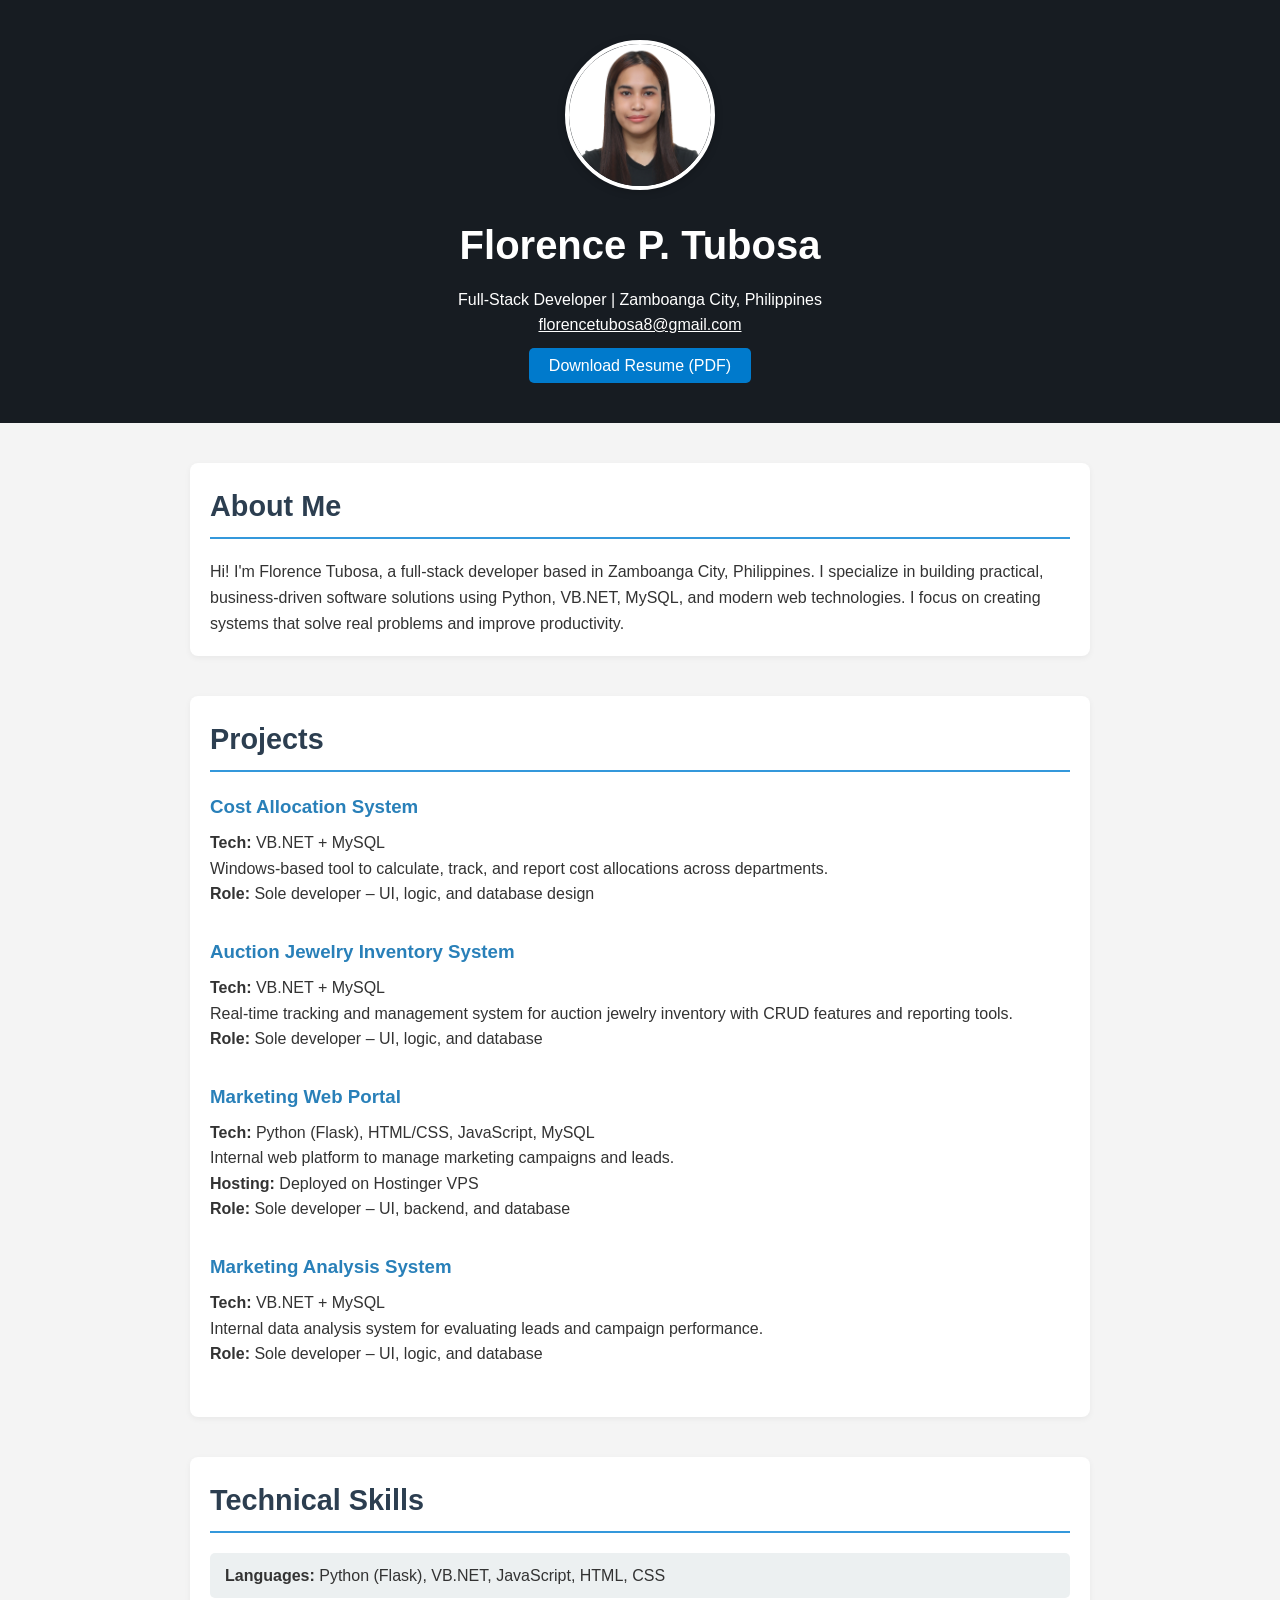
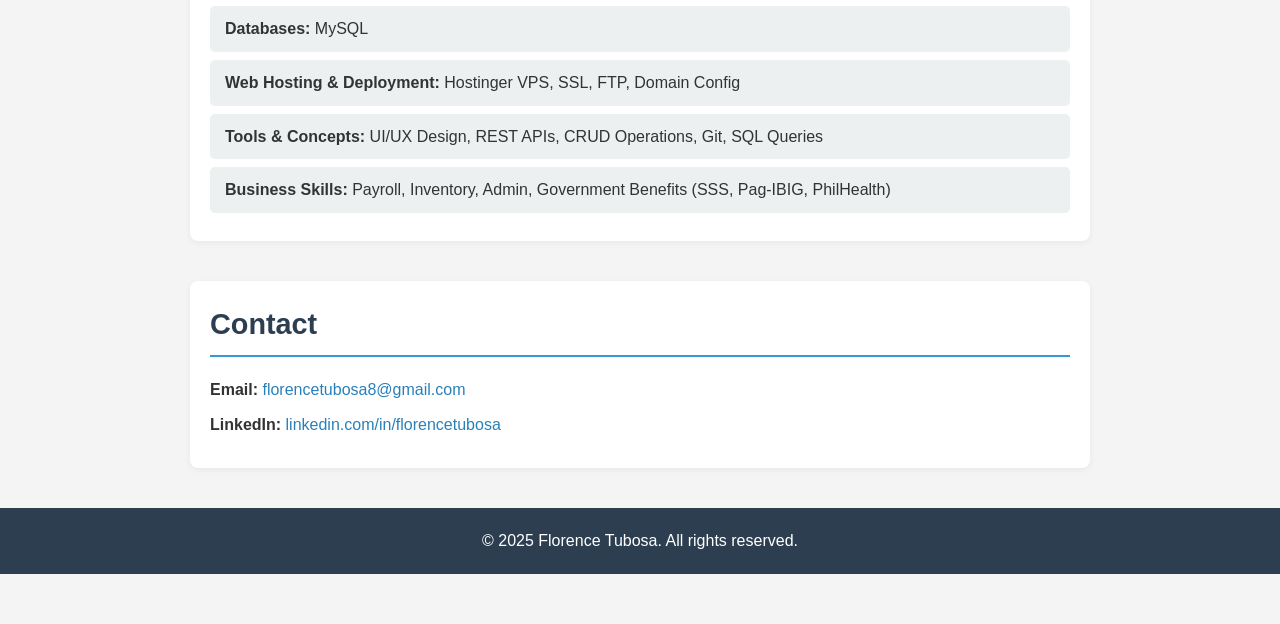
<file: index.html>
<!DOCTYPE html>
<html lang="en">
<head>
  <meta charset="UTF-8">
  <meta name="viewport" content="width=device-width, initial-scale=1">
  <title>Florence Tubosa | Developer Portfolio</title>
  <link rel="stylesheet" href="me.css">
</head>

<body>
  <header>
    <img src="IMG_4272 xj 2x2.jpg" alt="Florence Tubosa" class="profile-pic">
    <h1>Florence P. Tubosa</h1>
    <p>Full-Stack Developer | Zamboanga City, Philippines</p>
    <p><a href="mailto:florencetubosa8@gmail.com">florencetubosa8@gmail.com</a></p>
    <a href="Florence_Tubosa_CV.pdf" download class="btn">Download Resume (PDF)</a>
</header>

  <section id="about">
    <h2>About Me</h2>
    <p>
      Hi! I'm Florence Tubosa, a full-stack developer based in Zamboanga City, Philippines. I specialize in building practical, business-driven 
      software solutions using Python, VB.NET, MySQL, and modern web technologies. I focus on creating systems that solve real problems and improve productivity.
    </p>
  </section>

  <section id="projects">
    <h2>Projects</h2>

    <div class="project">
      <h3> Cost Allocation System</h3>
      <p><strong>Tech:</strong> VB.NET + MySQL</p>
      <p>Windows-based tool to calculate, track, and report cost allocations across departments.</p>
      <p><strong>Role:</strong> Sole developer – UI, logic, and database design</p>
    </div>

    <div class="project">
      <h3> Auction Jewelry Inventory System</h3>
      <p><strong>Tech:</strong> VB.NET + MySQL</p>
      <p>Real-time tracking and management system for auction jewelry inventory with CRUD features and reporting tools.</p>
      <p><strong>Role:</strong> Sole developer – UI, logic, and database</p>
    </div>

    <div class="project">
      <h3> Marketing Web Portal</h3>
      <p><strong>Tech:</strong> Python (Flask), HTML/CSS, JavaScript, MySQL</p>
      <p>Internal web platform to manage marketing campaigns and leads.</p>
      <p><strong>Hosting:</strong> Deployed on Hostinger VPS</p>
      <p><strong>Role:</strong> Sole developer – UI, backend, and database</p>
    </div>

    <div class="project">
      <h3> Marketing Analysis System</h3>
      <p><strong>Tech:</strong> VB.NET + MySQL</p>
      <p>Internal data analysis system for evaluating leads and campaign performance.</p>
      <p><strong>Role:</strong> Sole developer – UI, logic, and database</p>
    </div>
  </section>

  <section id="skills">
    <h2>Technical Skills</h2>
    <ul>
      <li><strong>Languages:</strong> Python (Flask), VB.NET, JavaScript, HTML, CSS</li>
      <li><strong>Databases:</strong> MySQL</li>
      <li><strong>Web Hosting & Deployment:</strong> Hostinger VPS, SSL, FTP, Domain Config</li>
      <li><strong>Tools & Concepts:</strong> UI/UX Design, REST APIs, CRUD Operations, Git, SQL Queries</li>
      <li><strong>Business Skills:</strong> Payroll, Inventory, Admin, Government Benefits (SSS, Pag-IBIG, PhilHealth)</li>
    </ul>
  </section>

  <section id="contact">
    <h2>Contact</h2>
    <p><strong>Email:</strong> <a href="mailto:florencetubosa8@gmail.com">florencetubosa8@gmail.com</a></p>
    <p><strong>LinkedIn:</strong> <a href="https://linkedin.com/in/florencetubosa" target="_blank">linkedin.com/in/florencetubosa</a></p>
    <!-- Add GitHub or portfolio links if available -->
  </section>

  <footer>
    <p>© 2025 Florence Tubosa. All rights reserved.</p>
  </footer>
</body>
</html>
</file>
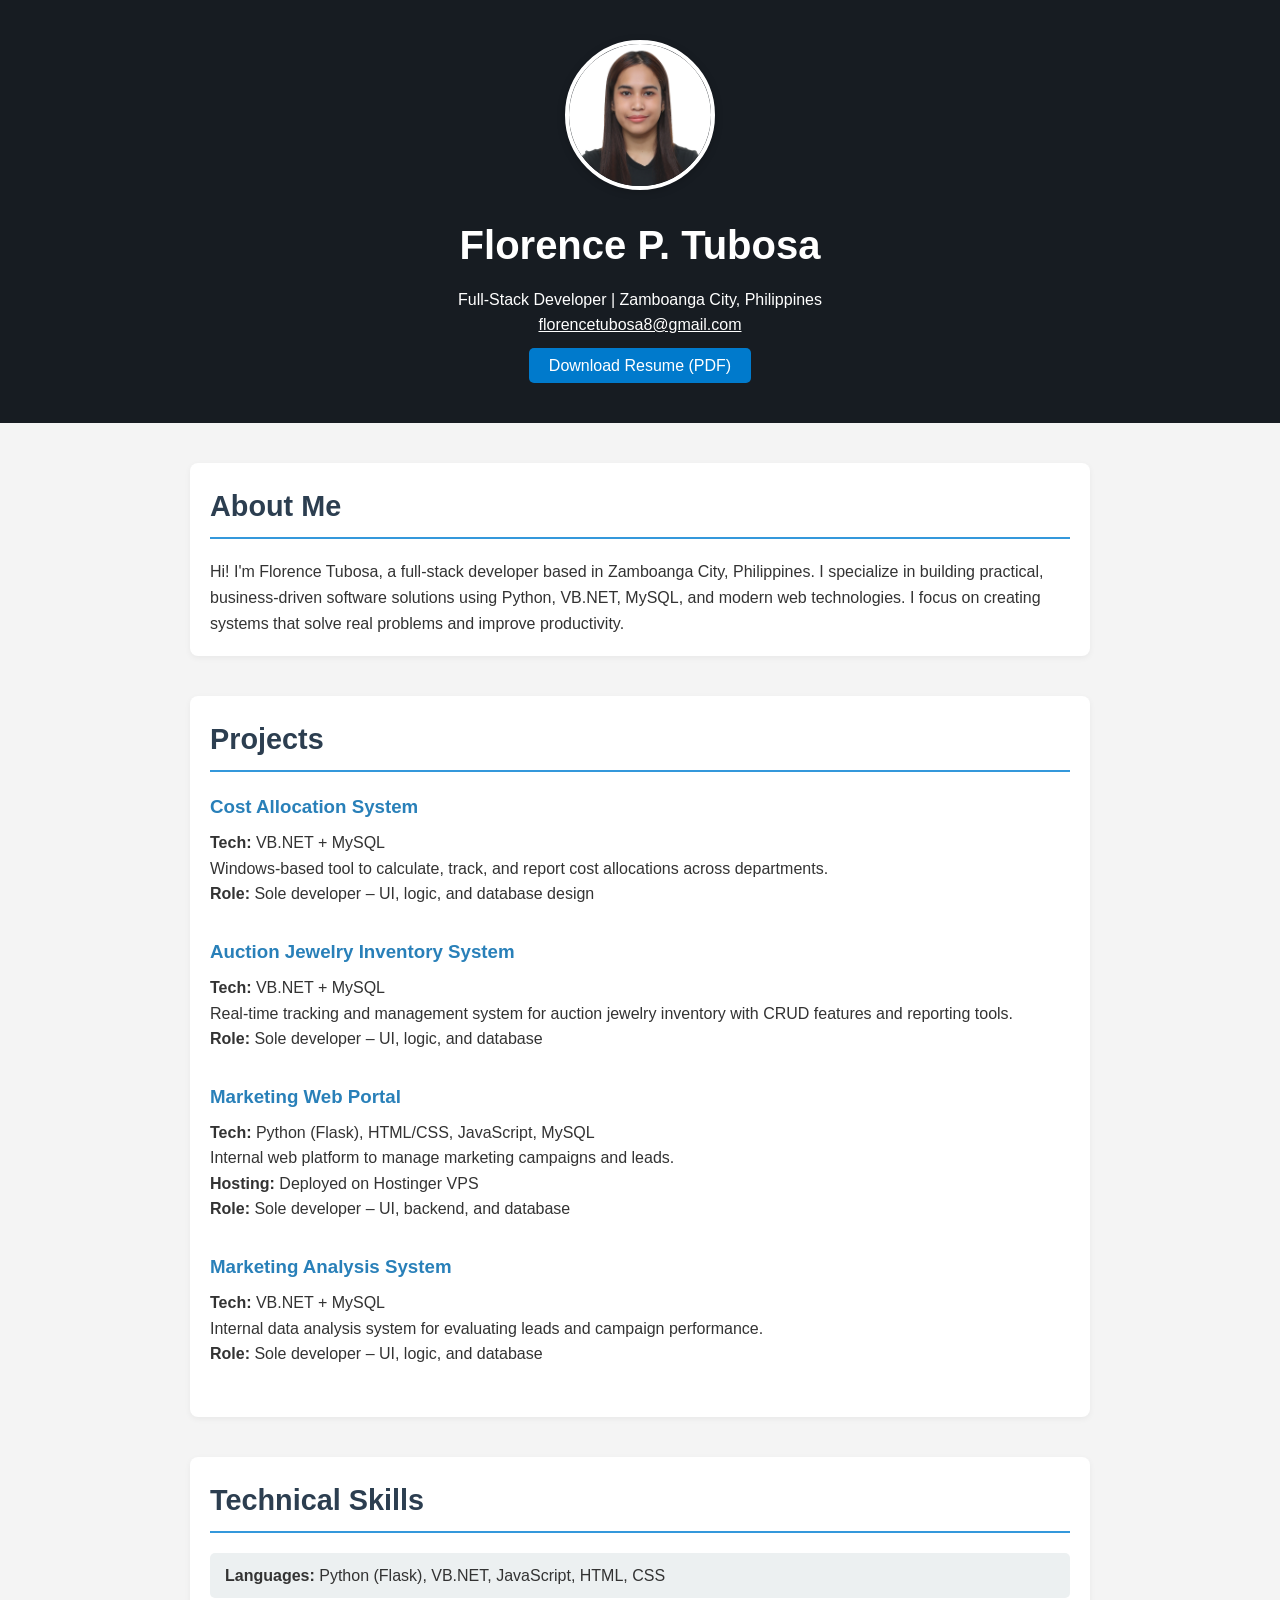
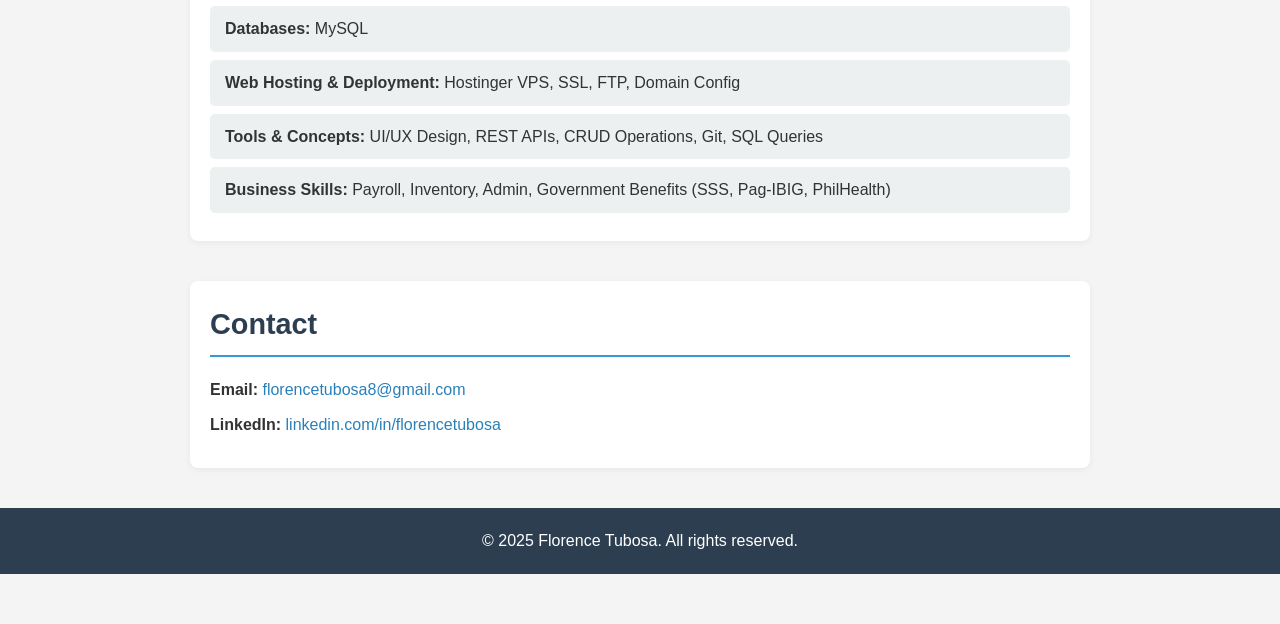
<file: me.html>
<!DOCTYPE html>
<html lang="en">
<head>
  <meta charset="UTF-8">
  <meta name="viewport" content="width=device-width, initial-scale=1">
  <title>Florence Tubosa | Developer Portfolio</title>
  <link rel="stylesheet" href="me.css">
</head>

<body>
  <header>
    <img src="IMG_4272 xj 2x2.jpg" alt="Florence Tubosa" class="profile-pic">
    <h1>Florence P. Tubosa</h1>
    <p>Full-Stack Developer | Zamboanga City, Philippines</p>
    <p><a href="mailto:florencetubosa8@gmail.com">florencetubosa8@gmail.com</a></p>
    <a href="resume.pdf" download class="btn">Download Resume (PDF)</a>
</header>

  <section id="about">
    <h2>About Me</h2>
    <p>
      Hi! I'm Florence Tubosa, a full-stack developer based in Zamboanga City, Philippines. I specialize in building practical, business-driven 
      software solutions using Python, VB.NET, MySQL, and modern web technologies. I focus on creating systems that solve real problems and improve productivity.
    </p>
  </section>

  <section id="projects">
    <h2>Projects</h2>

    <div class="project">
      <h3> Cost Allocation System</h3>
      <p><strong>Tech:</strong> VB.NET + MySQL</p>
      <p>Windows-based tool to calculate, track, and report cost allocations across departments.</p>
      <p><strong>Role:</strong> Sole developer – UI, logic, and database design</p>
    </div>

    <div class="project">
      <h3> Auction Jewelry Inventory System</h3>
      <p><strong>Tech:</strong> VB.NET + MySQL</p>
      <p>Real-time tracking and management system for auction jewelry inventory with CRUD features and reporting tools.</p>
      <p><strong>Role:</strong> Sole developer – UI, logic, and database</p>
    </div>

    <div class="project">
      <h3> Marketing Web Portal</h3>
      <p><strong>Tech:</strong> Python (Flask), HTML/CSS, JavaScript, MySQL</p>
      <p>Internal web platform to manage marketing campaigns and leads.</p>
      <p><strong>Hosting:</strong> Deployed on Hostinger VPS</p>
      <p><strong>Role:</strong> Sole developer – UI, backend, and database</p>
    </div>

    <div class="project">
      <h3> Marketing Analysis System</h3>
      <p><strong>Tech:</strong> VB.NET + MySQL</p>
      <p>Internal data analysis system for evaluating leads and campaign performance.</p>
      <p><strong>Role:</strong> Sole developer – UI, logic, and database</p>
    </div>
  </section>

  <section id="skills">
    <h2>Technical Skills</h2>
    <ul>
      <li><strong>Languages:</strong> Python (Flask), VB.NET, JavaScript, HTML, CSS</li>
      <li><strong>Databases:</strong> MySQL</li>
      <li><strong>Web Hosting & Deployment:</strong> Hostinger VPS, SSL, FTP, Domain Config</li>
      <li><strong>Tools & Concepts:</strong> UI/UX Design, REST APIs, CRUD Operations, Git, SQL Queries</li>
      <li><strong>Business Skills:</strong> Payroll, Inventory, Admin, Government Benefits (SSS, Pag-IBIG, PhilHealth)</li>
    </ul>
  </section>

  <section id="contact">
    <h2>Contact</h2>
    <p><strong>Email:</strong> <a href="mailto:florencetubosa8@gmail.com">florencetubosa8@gmail.com</a></p>
    <p><strong>LinkedIn:</strong> <a href="https://linkedin.com/in/florencetubosa" target="_blank">linkedin.com/in/florencetubosa</a></p>
    <!-- Add GitHub or portfolio links if available -->
  </section>

  <footer>
    <p>© 2025 Florence Tubosa. All rights reserved.</p>
  </footer>
</body>
</html>
</file>
<file: me.css>
/* Reset default browser styling */
* {
    margin: 0;
    padding: 0;
    box-sizing: border-box;
  }
  
  body {
    font-family: 'Segoe UI', Tahoma, Geneva, Verdana, sans-serif;
    line-height: 1.6;
    background-color: #f4f4f4;
    color: #333;
    padding-bottom: 50px;
    background-color: #;
  }
  
  /* Header */
  header {
    background-color: #171c22;
    color: #fff;
    padding: 40px 20px;
    text-align: center;
  }
  
  header h1 {
    font-size: 2.5em;
    margin-bottom: 10px;
  }
  
  header p a {
    color: #fff;
    text-decoration: underline;
  }
  
  /* Sections */
  section {
    max-width: 900px;
    margin: 40px auto;
    padding: 20px;
    background-color: #fff;
    border-radius: 8px;
    box-shadow: 0 2px 6px rgba(0, 0, 0, 0.05);
  }
  
  h2 {
    font-size: 1.8em;
    color: #2c3e50;
    margin-bottom: 20px;
    border-bottom: 2px solid #3498db;
    padding-bottom: 8px;
  }
  
  .project {
    margin-bottom: 30px;
  }
  
  .project h3 {
    margin-bottom: 8px;
    color: #2980b9;
  }
  
  ul {
    list-style-type: none;
    padding-left: 0;
  }
  
  ul li {
    background-color: #ecf0f1;
    margin-bottom: 8px;
    padding: 10px 15px;
    border-radius: 5px;
  }
  
  /* Contact section */
  #contact p {
    margin-bottom: 10px;
  }
  
  a {
    color: #2980b9;
    text-decoration: none;
  }
  
  a:hover {
    text-decoration: underline;
  }
  
  /* Footer */
  footer {
    background-color: #2c3e50;
    color: #fff;
    text-align: center;
    padding: 20px 0;
    position: relative;
    bottom: 0;
    width: 100%;
    margin-top: 40px;
  }
  .profile-pic {
    width: 150px;
    height: 150px;
    object-fit: cover;
    border-radius: 50%;
    border: 4px solid #fff;
    box-shadow: 0 2px 8px rgba(0, 0, 0, 0.2);
    margin-bottom: 15px;
  }

  .btn {
    display: inline-block;
    padding: 5px 20px;
    background-color: #007acc;
    color: white;
    text-decoration: none;
    border-radius: 5px;
    margin-top: 10px;
  }
  .btn:hover {
    background-color: #005b99;
  }
  
  /* Responsive Design */
  @media (max-width: 768px) {
    header h1 {
      font-size: 2em;
    }
  
    section {
      margin: 20px;
      padding: 15px;
    }
  
  }
</file>
